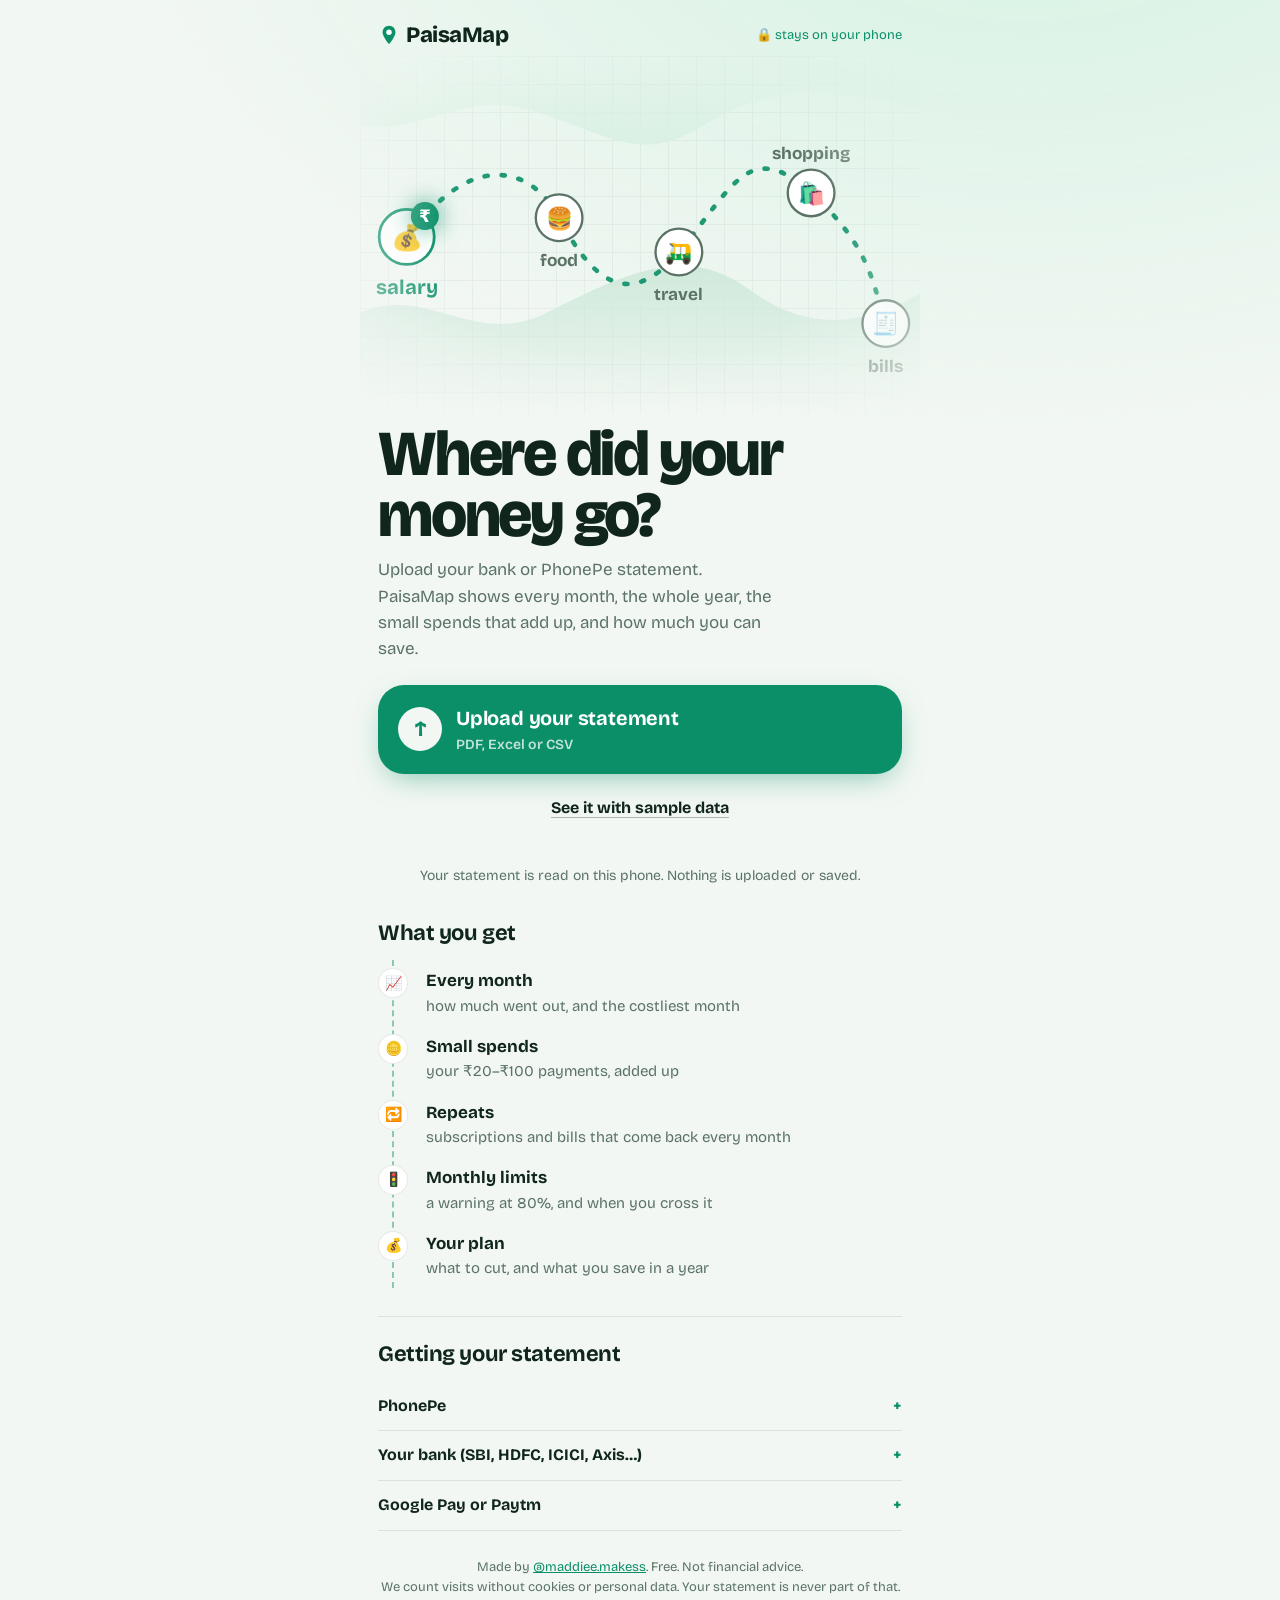
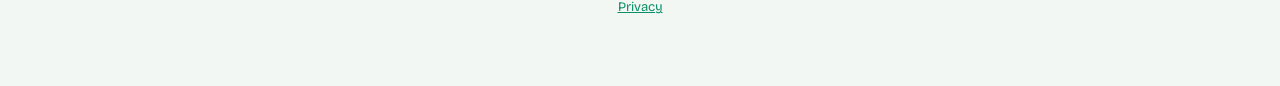
<file: index.html>
<!doctype html>
<html lang="en">
<head>
<meta charset="utf-8">
<meta name="viewport" content="width=device-width, initial-scale=1, viewport-fit=cover">
<title>PaisaMap — see where your money went</title>
<meta name="description" content="Upload your bank or PhonePe statement and see where your money went: every month, the whole year, small spends, repeats and how much you can save. Free. Read on your phone only.">
<meta property="og:title" content="PaisaMap">
<meta property="og:description" content="See where every rupee went. Free, and your statement never leaves your phone.">
<meta property="og:image" content="https://paisamap.online/og.png">
<meta property="og:url" content="https://paisamap.online/">
<meta property="og:type" content="website">
<meta name="twitter:card" content="summary_large_image">
<meta name="theme-color" content="#f2f7f3">
<link rel="icon" href="icon-192.png">
<link rel="preload" href="fonts/bricolage.woff2" as="font" type="font/woff2" crossorigin>
<link rel="stylesheet" href="assets/style.css?v=12">
<link rel="manifest" href="manifest.webmanifest">
<link rel="apple-touch-icon" href="icon-192.png">
<script type="module" src="assets/app.js?v=12"></script>
<script type="module" src="assets/motion.js?v=12"></script>
<script data-goatcounter="https://paisamap.goatcounter.com/count" async src="https://gc.zgo.at/count.js"></script>
</head>
<body>
<main>
  <div id="home">
    <header class="top">
      <span class="logo"><svg viewBox="0 0 24 24" width="22" height="22" aria-hidden="true"><path d="M12 2c-3.9 0-7 3.1-7 7 0 5.2 7 13 7 13s7-7.8 7-13c0-3.9-3.1-7-7-7z" fill="#0b8f68"/><circle cx="12" cy="9" r="3" fill="#ffffff"/></svg>PaisaMap</span>
      <span class="safe">🔒 stays on your phone</span>
    </header>

    <section class="hero-map" aria-label="Your money's route through a month">
      <svg id="route" viewBox="0 0 360 230" role="img" aria-label="A coin travelling from salary to food, travel, shopping and bills">
        <defs>
          <linearGradient id="lg" x1="0" y1="0" x2="0" y2="1"><stop offset="0" stop-color="#cfe9db"/><stop offset="1" stop-color="#cfe9db" stop-opacity="0"/></linearGradient><linearGradient id="lg2" x1="0" y1="1" x2="0" y2="0"><stop offset="0" stop-color="#d9f0e3"/><stop offset="1" stop-color="#d9f0e3" stop-opacity="0"/></linearGradient>
          <pattern id="grid" width="18" height="18" patternUnits="userSpaceOnUse"><path d="M18 0H0V18" fill="none" stroke="rgba(16,38,29,.06)" stroke-width="1"/></pattern>
        </defs>
        <rect width="360" height="230" fill="url(#grid)"/>
        <path class="land" fill="url(#lg)" d="M-10 170 C40 140 70 190 120 165 S210 120 250 150 S330 175 380 140 L380 230 L-10 230Z"/>
        <path class="land l2" fill="url(#lg2)" d="M-10 40 C30 60 60 20 110 35 S180 70 220 45 S300 15 380 40 L380 0 L-10 0Z"/>
        <path id="trail" class="trail" d="M30 118 C70 60 110 70 128 104 S170 168 205 126 S250 52 290 88 S330 150 338 172"/>
        <g class="pin" data-at="0.02" transform="translate(30 118)"><g class="pp"><circle r="15"/><text y="5">💰</text><text class="pl" y="31">salary</text></g></g>
        <g class="pin" data-at="0.27" transform="translate(128 104)"><g class="pp"><circle r="15"/><text y="5">🍔</text><text class="pl" y="31">food</text></g></g>
        <g class="pin" data-at="0.5" transform="translate(205 126)"><g class="pp"><circle r="15"/><text y="5">🛺</text><text class="pl" y="31">travel</text></g></g>
        <g class="pin" data-at="0.74" transform="translate(290 88)"><g class="pp"><circle r="15"/><text y="5">🛍️</text><text class="pl" y="-22">shopping</text></g></g>
        <g class="pin" data-at="0.98" transform="translate(338 172)"><g class="pp"><circle r="15"/><text y="5">🧾</text><text class="pl" y="31">bills</text></g></g>
        <g id="coin"><circle r="9"/><text y="3.6">₹</text></g>
      </svg>
    </section>

    <section class="intro">
      <h1>Where did your money go?</h1>
      <p>Upload your bank or PhonePe statement. PaisaMap shows every month, the whole year, the small spends that add up, and how much you can save.</p>
    </section>

    <label id="drop" class="upload">
      <input id="file" type="file" accept=".pdf,.csv,.xls,.xlsx,application/pdf,text/csv" multiple hidden>
      <span class="up-ic" aria-hidden="true">↑</span>
      <span><b>Upload your statement</b><small>PDF, Excel or CSV</small></span>
    </label>
    <button id="demo" class="ghost">See it with sample data</button>
    <p id="status" class="status" role="status"></p>
    <section id="help" class="card help" hidden></section>
    <p class="lock">Your statement is read on this phone. Nothing is uploaded or saved.</p>

    <section class="legend" aria-label="What you'll see">
      <h2>What you get</h2>
      <ul>
        <li><span>📈</span><b>Every month</b>how much went out, and the costliest month</li>
        <li><span>🪙</span><b>Small spends</b>your ₹20–₹100 payments, added up</li>
        <li><span>🔁</span><b>Repeats</b>subscriptions and bills that come back every month</li>
        <li><span>🚦</span><b>Monthly limits</b>a warning at 80%, and when you cross it</li>
        <li><span>💰</span><b>Your plan</b>what to cut, and what you save in a year</li>
      </ul>
    </section>

    <section class="how">
      <h2>Getting your statement</h2>
      <details><summary>PhonePe</summary><p>PhonePe → <b>History</b> → <b>Download statement</b> (top right) → pick the months. It arrives by email as a PDF; the password is usually in that email.</p></details>
      <details><summary>Your bank (SBI, HDFC, ICICI, Axis…)</summary><p>Net banking or the bank app → <b>Accounts</b> → <b>Statement</b> → choose dates → download as <b>Excel/CSV</b> (best) or PDF.</p></details>
      <details><summary>Google Pay or Paytm</summary><p>These pay from your bank account, so your <b>bank statement</b> already has every payment.</p></details>
    </section>
    <p class="foot">Made by <a href="https://www.instagram.com/maddiee.makess/">@maddiee.makess</a>. Free. Not financial advice.<br>We count visits without cookies or personal data. Your statement is never part of that. <a href="privacy.html">Privacy</a></p>
  </div>

  <div id="result" hidden>
    <header class="top"><span class="logo"><svg viewBox="0 0 24 24" width="22" height="22" aria-hidden="true"><path d="M12 2c-3.9 0-7 3.1-7 7 0 5.2 7 13 7 13s7-7.8 7-13c0-3.9-3.1-7-7-7z" fill="#0b8f68"/><circle cx="12" cy="9" r="3" fill="#ffffff"/></svg>PaisaMap</span><button id="again" class="small-btn">New statement</button></header>
    <div id="result-body"></div>
  </div>
</main>
</body>
</html>
</file>
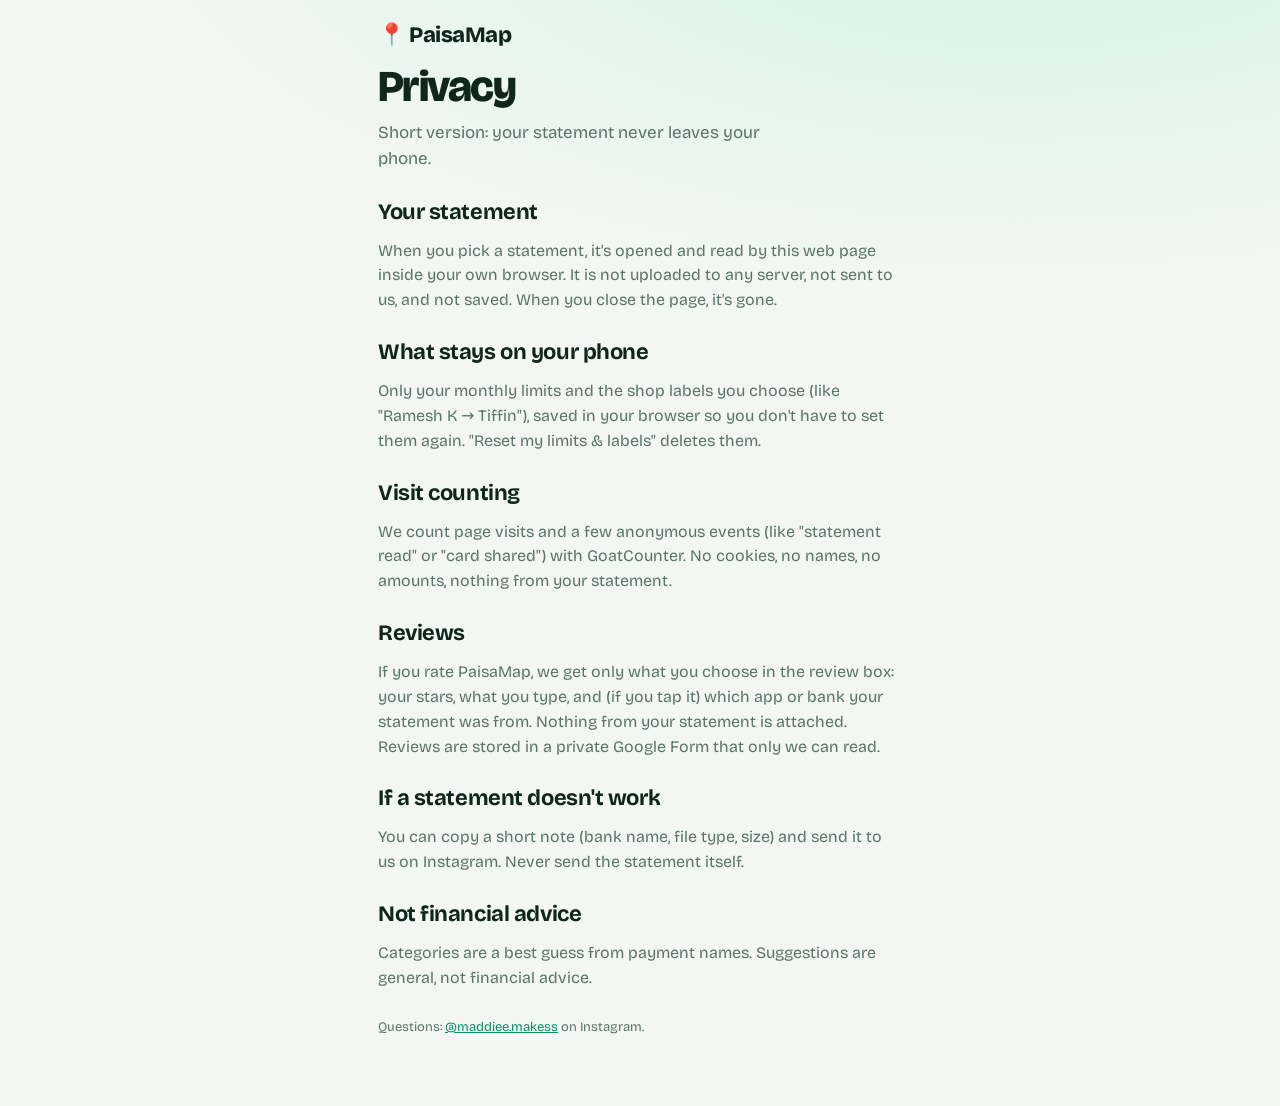
<file: privacy.html>
<!doctype html><html lang="en"><head><meta charset="utf-8"><meta name="viewport" content="width=device-width, initial-scale=1">
<title>Privacy · PaisaMap</title><link rel="stylesheet" href="assets/style.css?v=12"><link rel="icon" href="icon-192.png"></head>
<body><main><header class="top"><a class="logo" href="/" style="color:inherit;text-decoration:none">📍 PaisaMap</a></header>
<section class="intro"><h1 style="font-size:44px">Privacy</h1><p>Short version: your statement never leaves your phone.</p></section>
<section class="how" style="border:0;padding:0">
<h2>Your statement</h2><p class="note" style="font-size:16px">When you pick a statement, it's opened and read by this web page inside your own browser. It is not uploaded to any server, not sent to us, and not saved. When you close the page, it's gone.</p>
<h2 style="margin-top:22px">What stays on your phone</h2><p class="note" style="font-size:16px">Only your monthly limits and the shop labels you choose (like "Ramesh K → Tiffin"), saved in your browser so you don't have to set them again. "Reset my limits &amp; labels" deletes them.</p>
<h2 style="margin-top:22px">Visit counting</h2><p class="note" style="font-size:16px">We count page visits and a few anonymous events (like "statement read" or "card shared") with GoatCounter. No cookies, no names, no amounts, nothing from your statement.</p>
<h2 style="margin-top:22px">Reviews</h2><p class="note" style="font-size:16px">If you rate PaisaMap, we get only what you choose in the review box: your stars, what you type, and (if you tap it) which app or bank your statement was from. Nothing from your statement is attached. Reviews are stored in a private Google Form that only we can read.</p>
<h2 style="margin-top:22px">If a statement doesn't work</h2><p class="note" style="font-size:16px">You can copy a short note (bank name, file type, size) and send it to us on Instagram. Never send the statement itself.</p>
<h2 style="margin-top:22px">Not financial advice</h2><p class="note" style="font-size:16px">Categories are a best guess from payment names. Suggestions are general, not financial advice.</p>
<p class="foot" style="text-align:left">Questions: <a href="https://www.instagram.com/maddiee.makess/">@maddiee.makess</a> on Instagram.</p>
</section></main></body></html>
</file>
<file: assets/style.css>
/* PaisaMap — money as a map. Fresh mint: paper-white map, deep green route, red for overspending, gold for stars. */
@font-face{font-family:"Bricolage";src:url(../fonts/bricolage.woff2) format("woff2");font-weight:200 800;font-display:swap}
:root{
  --sea:#f2f7f3;--sea2:#ffffff;--sea3:#e3eee7;--land:#cfe9db;--route:#0b8f68;--spend:#e5484d;--mist:#10261d;--fog:#5b7366;--ok:#0b8f68;--gold:#f5a524;--bar:#9fd0b8;--on:#ffffff;
  --line:rgba(16,38,29,.10);--r-lg:26px;--r-md:16px;--r-sm:10px;
  --ease:cubic-bezier(.2,.8,.2,1);--spring:cubic-bezier(.34,1.56,.64,1);
  --font:"Bricolage",system-ui,-apple-system,"Segoe UI",Roboto,sans-serif;
}
*{box-sizing:border-box}
html{background:var(--sea)}
body{margin:0;min-height:100vh;color:var(--mist);font:16px/1.55 var(--font);font-optical-sizing:auto;-webkit-text-size-adjust:100%;-webkit-tap-highlight-color:transparent;
  background:radial-gradient(120% 60% at 80% -10%,#d4f2e2 0,transparent 60%),var(--sea)}
main{max-width:560px;margin:0 auto;padding:0 18px 56px}
a{color:var(--route)}
button,select,input,textarea{font:inherit;color:inherit}
:focus-visible{outline:2px solid var(--route);outline-offset:3px;border-radius:6px}
.top{display:flex;align-items:center;justify-content:space-between;padding:18px 0 4px}
.logo{display:inline-flex;align-items:center;gap:6px;font-weight:800;font-size:22px;letter-spacing:-.02em}
.safe{font-size:13px;color:var(--ok)}
.hero-map{margin:0 -18px;-webkit-mask-image:radial-gradient(ellipse 70% 72% at 50% 50%,#000 50%,transparent 100%);mask-image:radial-gradient(ellipse 70% 72% at 50% 50%,#000 50%,transparent 100%)}
#route{width:100%;height:auto;display:block;overflow:hidden}
#route .trail{fill:none;stroke:var(--route);stroke-width:3;stroke-linecap:round;stroke-dasharray:2 9;opacity:.9}
#route .pin circle{fill:var(--sea2);stroke:var(--fog);stroke-width:1.5;transition:stroke .3s}
#route .pin text{font-size:14px;text-anchor:middle}
#route .pin .pl{font-size:11px;font-weight:700;fill:var(--fog);font-family:var(--font)}
#route .pin .pp{transform-box:fill-box;transform-origin:center;transition:transform .45s var(--spring)}
#route .pin.hit .pp{transform:scale(1.18)}#route .pin.hit circle{stroke:var(--route)}#route .pin.hit .pl{fill:var(--route)}
#coin circle{fill:var(--route);filter:drop-shadow(0 0 8px rgba(11,143,104,.8))}
#coin text{font-size:11px;font-weight:900;text-anchor:middle;fill:var(--on);font-family:system-ui,sans-serif}
.intro h1{font-size:clamp(40px,12.5vw,64px);line-height:.95;letter-spacing:-.035em;font-weight:800;margin:10px 0 12px;font-variation-settings:"opsz" 96}
.intro p{color:var(--fog);margin:0 0 22px;max-width:36ch;font-size:17px}
.upload{position:relative;overflow:hidden;display:flex;align-items:center;gap:14px;padding:18px 20px;border-radius:var(--r-lg);background:var(--route);color:var(--on);cursor:pointer;
  box-shadow:0 10px 30px -10px rgba(11,143,104,.55);transition:transform .25s var(--spring),box-shadow .25s}
.upload b{display:block;font-size:20px;letter-spacing:-.01em}.upload small{display:block;font-size:14px;opacity:.75;font-weight:600}
.up-ic{display:grid;place-items:center;width:44px;height:44px;border-radius:50%;background:var(--sea);color:var(--route);font-size:22px;font-weight:900;transition:transform .35s var(--spring)}
.upload:hover{transform:translateY(-2px);box-shadow:0 16px 36px -12px rgba(11,143,104,.7)}.upload:hover .up-ic{transform:translateY(-3px)}
.upload:active{transform:scale(.97)}
.upload.on{transform:scale(1.02);box-shadow:0 0 0 6px rgba(11,143,104,.25)}
.upload.busy .up-ic{animation:spin 1s linear infinite}
@keyframes spin{to{transform:rotate(360deg)}}
.ghost{display:block;margin:12px auto 0;background:none;border:0;color:var(--mist);font-weight:700;padding:10px 6px;text-decoration:underline;text-underline-offset:4px;text-decoration-color:rgba(16,38,29,.3);cursor:pointer;transition:text-decoration-color .2s}
.ghost:hover{text-decoration-color:var(--route)}
.status{min-height:1.4em;margin:8px 0 0;color:var(--route);text-align:center;font-weight:700}.status.bad{color:var(--spend)}
.lock{color:var(--fog);text-align:center;font-size:14px;margin:4px 0 30px}
.legend h2,.how h2{font-size:22px;letter-spacing:-.02em;margin:0 0 10px}
.legend ul{list-style:none;margin:0 0 28px 14px;padding:0 0 0 14px;border-left:2px dashed rgba(11,143,104,.45)}
.legend li{position:relative;padding:8px 0 8px 18px;color:var(--fog);font-size:15px}
.legend li span{position:absolute;left:-30px;top:8px;display:grid;place-items:center;width:30px;height:30px;border-radius:50%;background:var(--sea2);border:1px solid var(--line);font-size:14px}
.legend li b{display:block;color:var(--mist);font-size:17px}
.how{border-top:1px solid var(--line);padding-top:20px}
details{border-bottom:1px solid var(--line)}details summary{cursor:pointer;font-weight:700;padding:12px 0;list-style:none;display:flex;justify-content:space-between}
details summary::-webkit-details-marker{display:none}details summary::after{content:"+";color:var(--route);font-weight:800;transition:transform .3s var(--ease)}
details[open] summary::after{transform:rotate(45deg)}details p{color:var(--fog);margin:0 0 14px}
.card details{border:0}
.foot{color:var(--fog);font-size:13px;text-align:center;margin-top:26px}
.small-btn{background:var(--sea2);border:1px solid var(--line);border-radius:99px;padding:8px 14px;font-size:14px;font-weight:700;cursor:pointer;transition:transform .2s var(--spring),background .2s}
.small-btn:hover{background:var(--sea3)}.small-btn:active{transform:scale(.95)}
.card{background:var(--sea2);border:1px solid var(--line);border-radius:var(--r-md);padding:18px;margin:14px 0}
.card h3{margin:0 0 12px;font-size:20px;letter-spacing:-.015em}.card h4{margin:16px 0 8px}
.note{color:var(--fog);font-size:14px;margin:10px 0 0}
.kicker{color:var(--fog);font-size:14px;margin:0}
.hero{background:transparent;border:0;padding:6px 0 0;margin-top:6px}
.hero h2{font-size:clamp(34px,10vw,52px);line-height:1;letter-spacing:-.035em;margin:6px 0 16px;font-weight:800}
.hero h2 b{display:block;color:var(--route)}
.row3{display:grid;grid-template-columns:repeat(3,1fr);gap:8px}.row3 div,.row2 div{background:var(--sea2);border:1px solid var(--line);border-radius:var(--r-sm);padding:10px}
.row3 span,.row2 span{display:block;font-size:12px;color:var(--fog)}.row3 b{font-size:19px}.row2 b{font-size:18px}
.g{color:var(--ok)}.r{color:var(--spend)}.y{color:var(--route)!important}
.months{margin-top:4px}.mrow{display:grid;grid-template-columns:44px 1fr auto;align-items:center;gap:10px;margin:7px 0;font-size:14px}
.mrow .mn{color:var(--fog);font-weight:700}.mt{height:12px;border-radius:99px;background:rgba(16,38,29,.07);overflow:hidden}
.mt i,.hb-t i,.lim-t i,.split i{display:block;height:100%;border-radius:99px;transform-origin:left;transform:scaleX(0);transition:transform .9s var(--ease)}
.go .mt i,.go .hb-t i,.go .lim-t i,.go .split i{transform:scaleX(1)}
.mt i{background:var(--bar)}.mrow b{white-space:nowrap;min-width:82px;text-align:right}
.mrow.hi .mn,.mrow.hi b{color:var(--route)}.mrow.hi .mt i{background:var(--route)}
.hb{display:grid;grid-template-columns:44% 1fr auto;align-items:center;gap:10px;margin:9px 0;font-size:14px}
.hb-t{background:rgba(16,38,29,.07);border-radius:99px;height:12px;overflow:hidden}
.hb-v{text-align:right;font-weight:700;white-space:nowrap}.hb-v small{display:block;font-weight:500;color:var(--fog);font-size:11px}
.small .big{margin:0;color:var(--fog)}.small .huge{font-size:48px;font-weight:800;letter-spacing:-.03em;color:var(--route);margin:0;line-height:1.1}
.reg{display:flex;align-items:center;justify-content:space-between;gap:10px;padding:10px 0;border-top:1px solid var(--line)}
.reg b{display:block}.reg small{color:var(--fog)}
select,input,textarea{background:var(--sea);border:1px solid var(--line);border-radius:var(--r-sm);padding:10px;font-size:15px}
.reg select{max-width:50%;font-size:13px;padding:7px}
.split{height:14px;border-radius:99px;background:var(--route);overflow:hidden;margin-bottom:12px}.split i{background:var(--bar)}
.row2{display:grid;grid-template-columns:1fr 1fr;gap:8px}
.pl{display:flex;justify-content:space-between;gap:10px;padding:10px 0;border-top:1px solid var(--line);font-size:15px}.pl b{color:var(--ok);white-space:nowrap}.pl small{color:var(--fog);font-size:12px}
.tot{display:flex;justify-content:space-between;align-items:center;background:rgba(11,143,104,.12);border:1px solid rgba(11,143,104,.45);border-radius:var(--r-sm);padding:12px;margin-top:10px}.tot b{color:var(--ok);font-size:20px}
.persona{text-align:center;background:linear-gradient(160deg,#e6f6ee,#c9ecd9);border:0;border-radius:var(--r-lg)}
.persona .emo{font-size:60px;margin:6px 0;display:inline-block}.persona h3{font-size:30px;margin:0}
.go .persona .emo{animation:bob 2.6s ease-in-out infinite}@keyframes bob{50%{transform:translateY(-6px) rotate(-4deg)}}
canvas{width:100%;height:auto;border-radius:var(--r-md);display:block}
.btns{display:flex;gap:10px;margin-top:12px}.btns button{flex:1;border:0;border-radius:var(--r-sm);padding:13px;font-weight:800;background:var(--route);color:var(--on);cursor:pointer;transition:transform .2s var(--spring)}
.btns .alt{background:var(--sea3);color:var(--mist)}.btns button:active{transform:scale(.96)}
.list{max-height:420px;overflow:auto}.tx{display:grid;grid-template-columns:56px 1fr auto;gap:8px;padding:7px 0;border-top:1px solid var(--line);font-size:14px}.tx span:first-child{color:var(--fog)}
.demo-note{background:rgba(11,143,104,.12);border:1px solid rgba(11,143,104,.45);border-radius:var(--r-sm);padding:9px 12px;margin:12px 0 0;font-size:14px}
.track{border-color:rgba(11,143,104,.35)}
.alerts p{margin:0 0 8px;padding:10px 12px;border-radius:var(--r-sm);background:rgba(229,72,77,.12);border:1px solid rgba(229,72,77,.45);font-size:14px;animation:pop .5s var(--spring) both}
@keyframes pop{from{opacity:0;transform:scale(.94)}}
.lim{margin:12px 0}.lim-h{display:flex;justify-content:space-between;font-size:14px}.lim-t{height:12px;border-radius:99px;background:rgba(16,38,29,.07);overflow:hidden;margin:5px 0}
.lim-t i{background:var(--bar)}.lim.ok .lim-t i{background:var(--ok)}.lim.warn .lim-t i{background:var(--route)}.lim.over .lim-t i{background:var(--spend)}
.lim-f{display:flex;justify-content:space-between;font-size:13px;color:var(--fog)}.lim.over .lim-f{color:var(--spend)}.lim.warn .lim-f{color:var(--route)}
.link{background:none;border:0;color:var(--route);font-weight:700;padding:0;font-size:13px;text-decoration:underline;text-underline-offset:3px;cursor:pointer}
.chipb{background:var(--sea);border:1px solid var(--line);border-radius:99px;padding:6px 11px;font-size:13px;margin:3px 2px;cursor:pointer;transition:transform .2s var(--spring),border-color .2s}
.chipb:hover{border-color:var(--route)}.chipb:active{transform:scale(.94)}
.add{border-top:1px solid var(--line);margin-top:14px}.add-row{display:flex;gap:8px;margin-bottom:8px}
.add input,.add select,.add textarea{flex:1;min-width:0}.add textarea{width:100%;margin:6px 0}
.add button:not(.link){border:0;border-radius:var(--r-sm);padding:10px 18px;font-weight:800;background:var(--route);color:var(--on);cursor:pointer;transition:transform .2s var(--spring)}
.add button:not(.link):active{transform:scale(.94)}
.go > .card,.go > .hero{animation:rise .6s var(--ease) both}
.go > :nth-child(2){animation-delay:.06s}.go > :nth-child(3){animation-delay:.12s}.go > :nth-child(4){animation-delay:.18s}.go > :nth-child(5){animation-delay:.24s}
@keyframes rise{from{opacity:0;transform:translateY(16px)}}
.ripple{position:absolute;border-radius:50%;pointer-events:none;background:rgba(11,143,104,.22);transform:scale(0);animation:rip .6s var(--ease) forwards}
@keyframes rip{to{transform:scale(1);opacity:0}}
@media (prefers-reduced-motion:reduce){*,*::before,*::after{animation:none!important;transition:none!important}.mt i,.hb-t i,.lim-t i,.split i{transform:none}}
.roast .rl{margin:0 0 10px;padding:12px 14px;border-radius:var(--r-sm);background:rgba(229,72,77,.10);border-left:3px solid var(--spend);font-weight:600}
.go .roast .rl{animation:rise .5s var(--ease) both;animation-delay:calc(.35s + var(--i) * .12s)}
.seg{display:flex;gap:6px;background:var(--sea);border:1px solid var(--line);border-radius:99px;padding:4px;margin:4px 0 12px}
.seg button{flex:1;border:0;background:none;border-radius:99px;padding:8px;font-weight:700;color:var(--fog);cursor:pointer;transition:background .25s var(--ease),color .25s}
.seg button.on{background:var(--route);color:var(--on)}
.help{border-color:rgba(229,72,77,.45)}.help h3{margin-top:0}.help p{color:var(--fog)}.help label{display:flex;align-items:center;gap:10px;font-weight:700}.help select{flex:1}
.btnlike{display:flex;align-items:center;justify-content:center;flex:1;border-radius:var(--r-sm);padding:13px;font-weight:800;text-decoration:none;background:var(--sea3);color:var(--mist)}

/* review box */
.review{border-color:rgba(11,143,104,.35)}
.stars{display:flex;gap:6px;margin:4px 0 2px}
.stars button{border:0;background:none;font-size:40px;line-height:1;padding:2px 4px;color:rgba(16,38,29,.14);cursor:pointer;transition:color .2s var(--ease),transform .25s var(--spring)}
.stars button.lit{color:var(--gold)}
.stars button.pop{animation:starpop .35s var(--spring)}
@keyframes starpop{0%{transform:scale(1)}45%{transform:scale(1.35) rotate(-8deg)}100%{transform:scale(1)}}
.stars button:focus-visible,.chips button:focus-visible,.rv-send:focus-visible{outline:2px solid var(--route);outline-offset:2px;border-radius:8px}
.rv-word{margin:2px 0 12px;color:var(--route);font-weight:700;min-height:1.3em}
.review textarea{width:100%;box-sizing:border-box;background:var(--sea);border:1px solid var(--line);border-radius:var(--r-sm);padding:12px;color:var(--mist);resize:vertical}
.review textarea:focus{outline:2px solid var(--route);outline-offset:0}
.rv-q{margin:14px 0 8px;font-weight:700}.rv-q span{color:var(--fog);font-weight:500}
.chips{display:flex;flex-wrap:wrap;gap:8px}
.chips button{border:1px solid var(--line);background:var(--sea);color:var(--mist);border-radius:99px;padding:8px 14px;font-weight:600;cursor:pointer;transition:background .2s,color .2s,transform .2s var(--spring)}
.chips button.on{background:var(--route);color:var(--on);border-color:var(--route)}
.chips button:active{transform:scale(.95)}
.rv-send{display:block;width:100%;margin-top:16px;border:0;border-radius:var(--r-sm);padding:14px;font-weight:800;background:var(--route);color:var(--on);cursor:pointer;transition:transform .2s var(--spring),opacity .2s}
.rv-send:disabled{opacity:.4;cursor:default}.rv-send:not(:disabled):active{transform:scale(.97)}
.rv-safe{margin:10px 0 0;font-size:13px;color:var(--fog)}
.review.done{text-align:center;animation:fadein .4s var(--ease)}
@keyframes fadein{from{opacity:0;transform:translateY(6px)}to{opacity:1;transform:none}}
@media (prefers-reduced-motion:reduce){.stars button.pop,.review.done{animation:none}}
</file>
